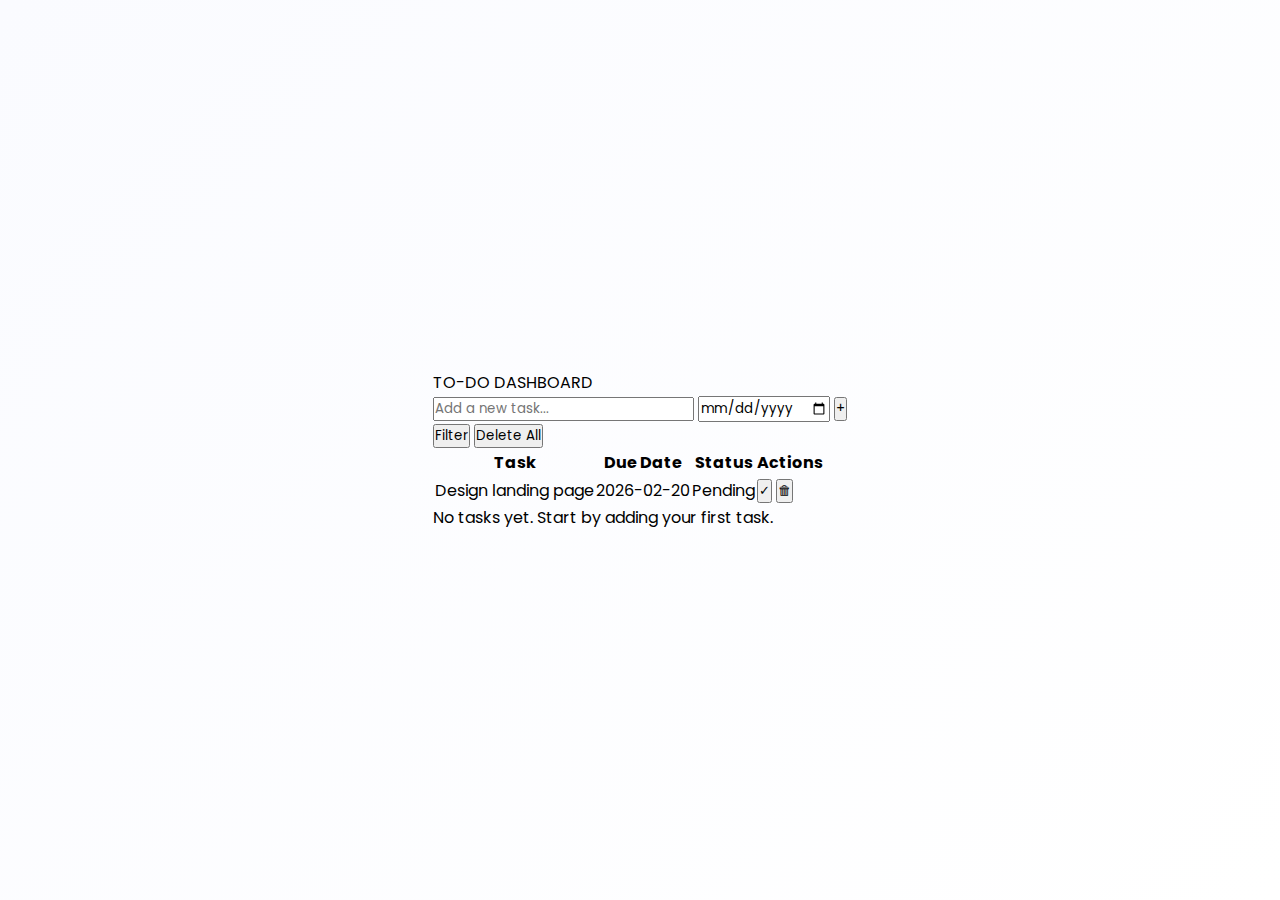
<file: index.html>
<!DOCTYPE html>
<html lang="en">
<head>
<meta charset="UTF-8">
<meta name="viewport" content="width=device-width, initial-scale=1.0">
<title>To-Do Dashboard</title>

<!-- Google Font -->
<link href="https://fonts.googleapis.com/css2?family=Poppins:wght@300;400;600;700&display=swap" rel="stylesheet">

<!-- CONNECT TO EXTERNAL CSS -->
<link rel="stylesheet" href="css/style.css">

</head>
<body>

<div class="container">
    <div class="title">TO-DO DASHBOARD</div>

<div class="form-section">
    <input type="text" id="todo-input" placeholder="Add a new task...">
    <input type="date" id="date-input">
    <button class="add-btn" id="add-btn">+</button>
</div>


    <div class="action-bar">
        <button class="filter-btn">Filter</button>
        <button class="delete-all" id="delete-all-btn">Delete All</button>
    </div>

    <table class="table">
        <thead>
            <tr>
                <th>Task</th>
                <th>Due Date</th>
                <th>Status</th>
                <th>Actions</th>
            </tr>
        </thead>
        <tbody id="todo-body">

            <tr>
                <td>Design landing page</td>
                <td>2026-02-20</td>
                <td><span class="status pending">Pending</span></td>
                <td>
                    <button class="action-btn complete-btn">✓</button>
                    <button class="action-btn delete-btn">🗑</button>
                </td>
            </tr>
        </tbody>
    </table>

    <div class="empty-state">
        No tasks yet. Start by adding your first task.
    </div>

</div>
<script src="js/script.js"></script>
</body>
</html>
</file>
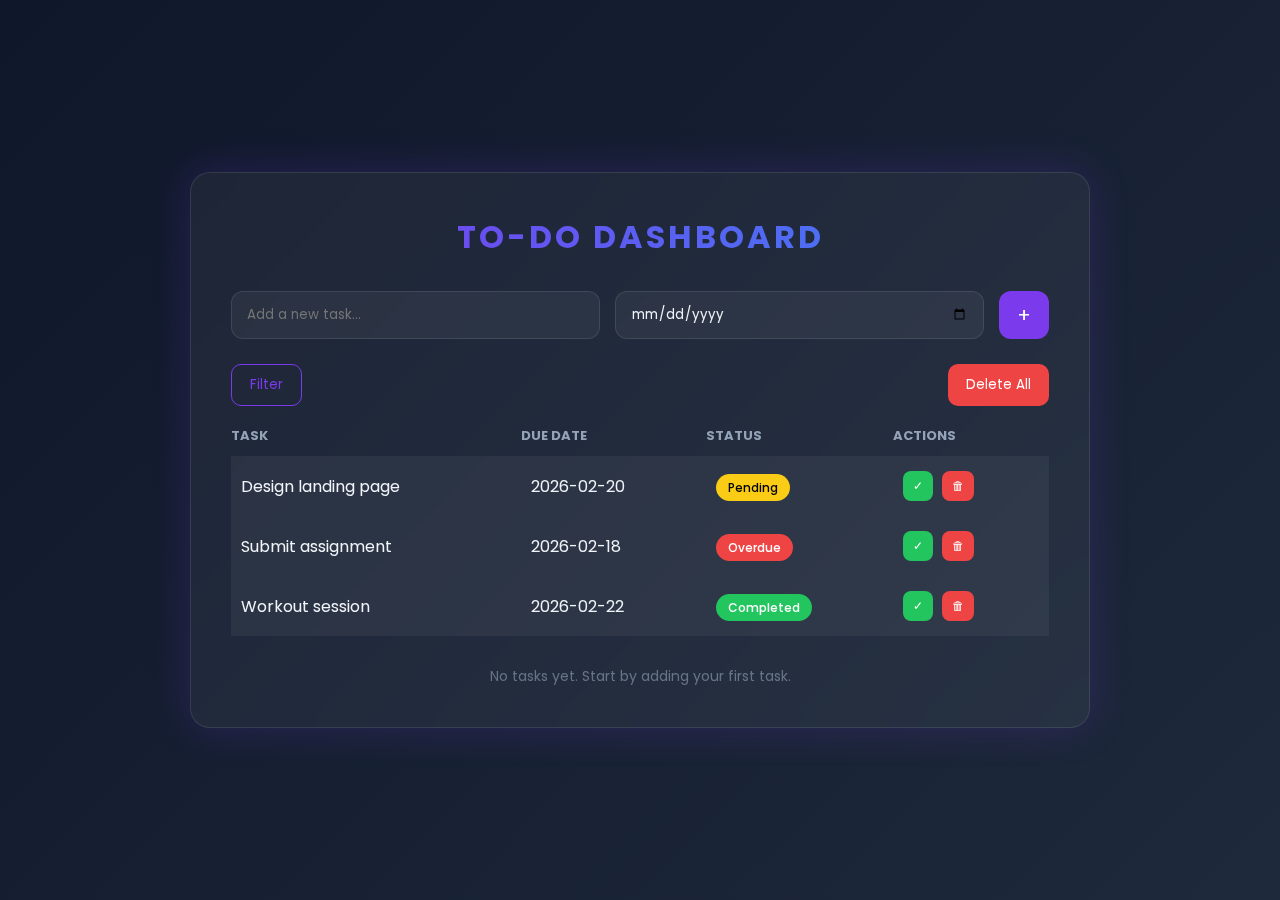
<file: task.html>
<!DOCTYPE html>
<html lang="en">
<head>
<meta charset="UTF-8">
<meta name="viewport" content="width=device-width, initial-scale=1.0">
<title>To-Do Dashboard Mockup</title>
<link href="https://fonts.googleapis.com/css2?family=Poppins:wght@300;400;600;700&display=swap" rel="stylesheet">
<style>

* {
    margin: 0;
    padding: 0;
    box-sizing: border-box;
    font-family: 'Poppins', sans-serif;
}

body {
    min-height: 100vh;
    background: linear-gradient(135deg, #0f172a, #1e293b);
    display: flex;
    justify-content: center;
    align-items: center;
}

.container {
    width: 900px;
    background: rgba(255,255,255,0.05);
    border: 1px solid rgba(255,255,255,0.1);
    backdrop-filter: blur(20px);
    padding: 40px;
    border-radius: 20px;
    box-shadow: 0 0 40px rgba(124,58,237,0.2);
}

.title {
    text-align: center;
    font-size: 32px;
    font-weight: 700;
    letter-spacing: 3px;
    margin-bottom: 30px;
    background: linear-gradient(90deg, #7c3aed, #3b82f6);
    -webkit-background-clip: text;
    -webkit-text-fill-color: transparent;
}

.form-section {
    display: flex;
    gap: 15px;
    margin-bottom: 25px;
}

input {
    flex: 1;
    padding: 12px 15px;
    border-radius: 12px;
    border: 1px solid rgba(255,255,255,0.1);
    background: rgba(255,255,255,0.05);
    color: #f1f5f9;
    outline: none;
    transition: 0.3s;
}

input:focus {
    border-color: #7c3aed;
    box-shadow: 0 0 10px #7c3aed;
}

.add-btn {
    background: #7c3aed;
    border: none;
    color: white;
    font-size: 20px;
    width: 50px;
    border-radius: 12px;
    cursor: pointer;
    transition: 0.3s;
}

.add-btn:hover {
    background: #9333ea;
    transform: scale(1.05);
    box-shadow: 0 0 15px #7c3aed;
}

.action-bar {
    display: flex;
    justify-content: space-between;
    margin-bottom: 20px;
}

.filter-btn,
.delete-all {
    padding: 10px 18px;
    border-radius: 10px;
    border: none;
    cursor: pointer;
    transition: 0.3s;
}

.filter-btn {
    background: transparent;
    border: 1px solid #7c3aed;
    color: #7c3aed;
}

.filter-btn:hover {
    background: rgba(124,58,237,0.2);
}

.delete-all {
    background: #ef4444;
    color: white;
}

.delete-all:hover {
    background: #dc2626;
    box-shadow: 0 0 10px #ef4444;
}

.table {
    width: 100%;
    border-collapse: collapse;
}

.table thead {
    color: #94a3b8;
    font-size: 13px;
    text-transform: uppercase;
}

.table th {
    padding-bottom: 10px;
    text-align: left;
}

.table tbody tr {
    background: rgba(255,255,255,0.05);
    border-radius: 10px;
    transition: 0.3s;
}

.table tbody tr:hover {
    background: rgba(255,255,255,0.08);
    transform: translateY(-2px);
}

.table td {
    padding: 15px 10px;
    color: #f1f5f9;
}

.status {
    padding: 5px 12px;
    border-radius: 50px;
    font-size: 12px;
    font-weight: 500;
}

.pending {
    background: #facc15;
    color: black;
}

.completed {
    background: #22c55e;
    color: white;
}

.overdue {
    background: #ef4444;
    color: white;
}

.action-btn {
    padding: 6px 10px;
    border-radius: 8px;
    font-size: 12px;
    border: none;
    cursor: pointer;
    margin-right: 5px;
}

.complete-btn {
    background: #22c55e;
    color: white;
}

.delete-btn {
    background: #ef4444;
    color: white;
}

.empty-state {
    text-align: center;
    margin-top: 30px;
    color: #94a3b8;
    opacity: 0.6;
    font-size: 14px;
}

</style>
</head>
<body>

<div class="container">
    <div class="title">TO-DO DASHBOARD</div>

    <div class="form-section">
        <input type="text" placeholder="Add a new task...">
        <input type="date">
        <button class="add-btn">+</button>
    </div>

    <div class="action-bar">
        <button class="filter-btn">Filter</button>
        <button class="delete-all">Delete All</button>
    </div>

    <table class="table">
        <thead>
            <tr>
                <th>Task</th>
                <th>Due Date</th>
                <th>Status</th>
                <th>Actions</th>
            </tr>
        </thead>
        <tbody>
            <tr>
                <td>Design landing page</td>
                <td>2026-02-20</td>
                <td><span class="status pending">Pending</span></td>
                <td>
                    <button class="action-btn complete-btn">✓</button>
                    <button class="action-btn delete-btn">🗑</button>
                </td>
            </tr>
            <tr>
                <td>Submit assignment</td>
                <td>2026-02-18</td>
                <td><span class="status overdue">Overdue</span></td>
                <td>
                    <button class="action-btn complete-btn">✓</button>
                    <button class="action-btn delete-btn">🗑</button>
                </td>
            </tr>
            <tr>
                <td>Workout session</td>
                <td>2026-02-22</td>
                <td><span class="status completed">Completed</span></td>
                <td>
                    <button class="action-btn complete-btn">✓</button>
                    <button class="action-btn delete-btn">🗑</button>
                </td>
            </tr>
        </tbody>
    </table>

    <div class="empty-state">
        No tasks yet. Start by adding your first task.
    </div>

</div>

</body>
</html>
</file>
<file: css/style.css>
/* ===============================
   GLOBAL RESET
================================= */

* {
    margin: 0;
    padding: 0;
    box-sizing: border-box;
    font-family: 'Poppins', sans-serif;
}

body {
    /* udah dibenerin */
    min-height: 100vh;
    background: linear-gradient(135deg, #fafbff, #ffffff);
    display: flex;
    justify-content: center;
    align-items: center; 
}
</file>
